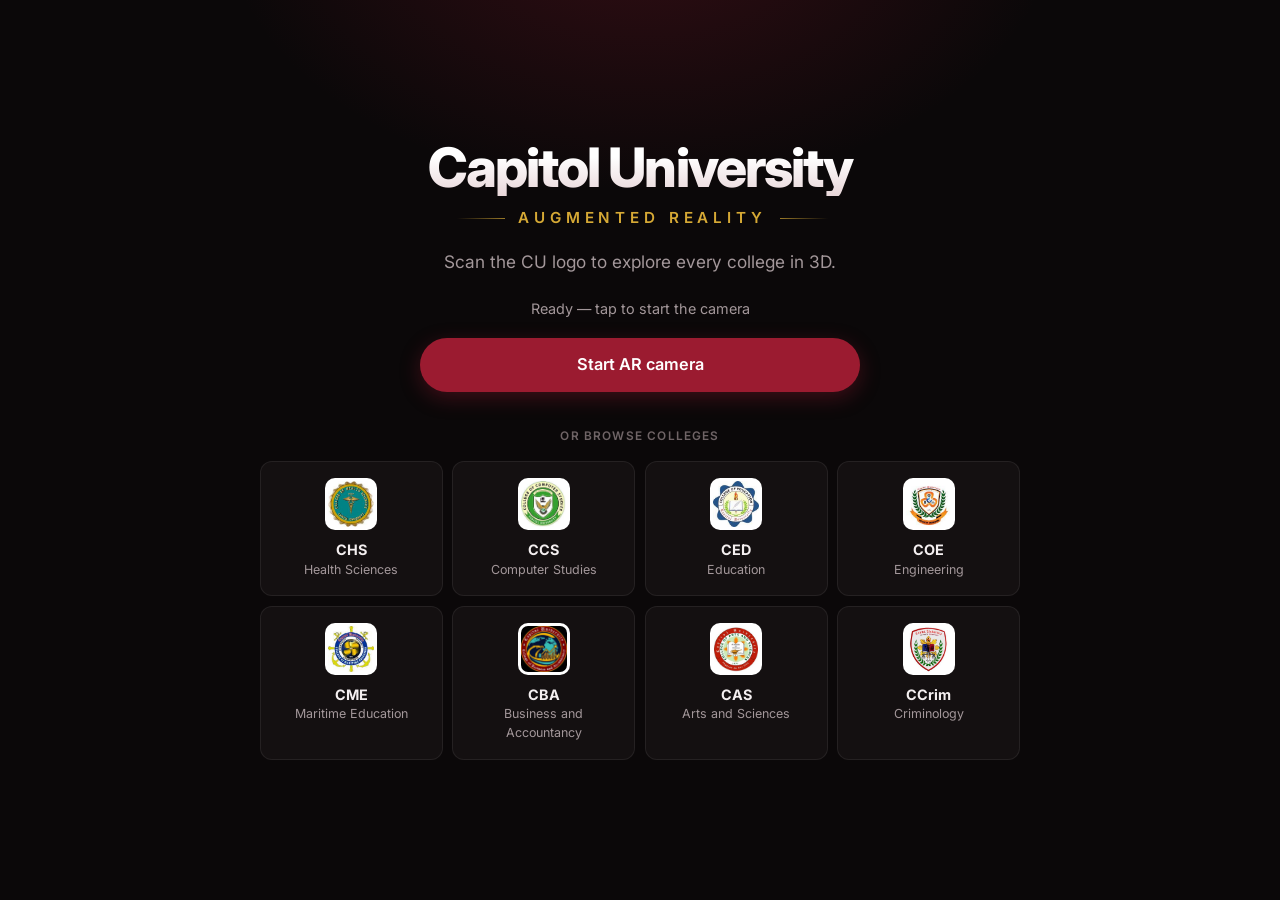
<file: index.html>
<!DOCTYPE html>
<html lang="en">
<head>
<meta charset="UTF-8">
<meta name="viewport" content="width=device-width, initial-scale=1.0, user-scalable=no">
<title>Capitol University AR</title>
<link rel="preconnect" href="https://fonts.googleapis.com">
<link rel="preconnect" href="https://fonts.gstatic.com" crossorigin>
<link href="https://fonts.googleapis.com/css2?family=Inter:wght@400;500;600;700;800&display=swap" rel="stylesheet">
<link rel="stylesheet" href="css/style.css">
<meta name="theme-color" content="#0b0809">
</head>
<body>
<div id="ar-container">
  <div id="loading-overlay">
    <div class="intro">
      <header class="wordmark">
        <h1>Capitol University</h1>
        <p>Augmented Reality</p>
      </header>
      <p class="lead">Scan the CU logo to explore every college in 3D.</p>
      <div class="status"><div class="spinner" id="spinner"></div><span class="loading-sub" id="loading-sub">Loading AR engine…</span></div>
      <div id="progress-wrap" class="progress"><div id="progress-bar"></div></div>
      <button id="start-ar-btn" class="btn btn-primary">Start AR camera</button>
      <p class="eyebrow section-label">Or browse colleges</p>
      <div class="dept-grid" id="dept-grid"></div>
    </div>
  </div>
  <div id="scan-hint" class="hidden">
    <span>Point your camera at the <strong>CU logo</strong></span>
  </div>
</div>
<script>
(function () {
  var sub  = document.getElementById('loading-sub');
  var wrap = document.getElementById('progress-wrap');
  var bar  = document.getElementById('progress-bar');

  fetch('data/departments.json', { cache: 'no-cache' }).then(function (r) { return r.json(); }).then(function (all) {
    var grid = document.getElementById('dept-grid');
    all.forEach(function (d) {
      var a = document.createElement('a');
      a.className = 'dept-tile';
      a.href = 'department.html?id=' + d.id;
      var img = document.createElement('img');
      img.src = d.logo_path; img.alt = ''; img.loading = 'lazy';
      var t = document.createElement('div');
      var b = document.createElement('b'); b.textContent = d.code;
      var sp = document.createElement('span'); sp.textContent = d.name.replace(/^College of /, '');
      t.appendChild(b); t.appendChild(sp);
      a.appendChild(img); a.appendChild(t);
      grid.appendChild(a);
    });
  }).catch(function () {});

  var startTime = Date.now();
  wrap.style.display = 'block';
  sub.textContent    = 'Downloading AR engine (1.8 MB)…';

  var fakeTimer = setInterval(function () {
    var elapsed = (Date.now() - startTime) / 1000;
    var pct = Math.min(90, Math.round((1 - Math.exp(-elapsed / 30)) * 100));
    bar.style.width = pct + '%';
    sub.textContent = 'Downloading AR engine… ' + pct + '%';
  }, 500);

  var s = document.createElement('script');
  s.src = 'assets/mindar-bundle.js';
  s.onload = async function () {
    clearInterval(fakeTimer);
    bar.style.width = '100%';
    sub.textContent = 'AR engine loaded. Loading logos…';
    try {
      var res = await fetch('data/departments.json', { cache: 'no-cache' });
      var all = await res.json();
      window.DEPARTMENTS = all.map(function (d) {
        return { id: d.id, code: d.code, name: d.name, logo_path: d.logo_path };
      });
    } catch (e) {
      sub.textContent = '❌ Failed to load department list. Reload page.';
      sub.style.color = '#ff6666';
      return;
    }
    var s2 = document.createElement('script');
    s2.src = 'js/ar-main.js?v=' + Date.now() + '';
    s2.onerror = function () {
      sub.textContent = '❌ Failed to load AR logic. Reload page.';
      sub.style.color = '#ff6666';
    };
    document.head.appendChild(s2);
  };
  s.onerror = function () {
    clearInterval(fakeTimer);
    sub.textContent = '❌ Failed to load AR engine. Reload page.';
    sub.style.color = '#ff6666';
  };
  document.head.appendChild(s);
})();
</script>
</body>
</html>
</file>
<file: css/style.css>
/* ── CU AR Directory — compact modern theme ─────────────────────────────── */
*, *::before, *::after { margin: 0; padding: 0; box-sizing: border-box; }

:root {
    --bg:        #0b0809;
    --surface:   #141011;
    --surface-2: #1c1617;
    --border:    rgba(255, 255, 255, 0.07);
    --border-hi: rgba(255, 255, 255, 0.14);
    --text:      #f4eff0;
    --muted:     #a3979a;
    --faint:     #6f6466;
    --maroon:    #9b1b30;
    --maroon-hi: #b8233b;
    --gold:      #d6a935;
    --radius:    14px;
    --radius-sm: 10px;
    --ease:      cubic-bezier(.2, .7, .3, 1);
}

html { -webkit-text-size-adjust: 100%; }
body {
    font-family: 'Inter', system-ui, -apple-system, 'Segoe UI', sans-serif;
    background: var(--bg);
    color: var(--text);
    font-size: 15px;
    line-height: 1.5;
    -webkit-font-smoothing: antialiased;
}
a { color: inherit; text-decoration: none; }
img { display: block; }
:focus-visible { outline: 2px solid var(--gold); outline-offset: 2px; }

/* ── Shared bits ────────────────────────────────────────────────────────── */
.spinner {
    width: 16px; height: 16px;
    border: 2px solid rgba(255, 255, 255, 0.12);
    border-top-color: var(--gold);
    border-radius: 50%;
    animation: spin .8s linear infinite;
    flex-shrink: 0;
}
@keyframes spin { to { transform: rotate(360deg); } }
@keyframes rise { from { opacity: 0; transform: translateY(8px); } to { opacity: 1; transform: none; } }

.btn {
    display: flex; align-items: center; justify-content: center; gap: .5rem;
    width: 100%;
    height: 46px;
    padding: 0 1.2rem;
    border-radius: 999px;
    font-family: inherit; font-weight: 600; font-size: .95rem; line-height: 1;
    border: 1px solid transparent;
    cursor: pointer;
    transition: background .2s, border-color .2s, transform .1s;
}
.btn:active { transform: scale(.98); }
.btn-primary { background: var(--maroon); color: #fff; box-shadow: 0 6px 20px rgba(155, 27, 48, .35); }
.btn-primary:hover { background: var(--maroon-hi); }
.btn-ghost { background: transparent; color: var(--muted); border-color: var(--border-hi); height: 40px; font-size: .85rem; }
.btn-ghost:hover { color: var(--text); border-color: rgba(255, 255, 255, .25); }

.eyebrow {
    font-size: .7rem; font-weight: 600;
    letter-spacing: .1em; text-transform: uppercase;
    color: var(--faint);
}

.chip {
    display: inline-block;
    font-size: .7rem; font-weight: 700; letter-spacing: .06em;
    color: var(--gold);
    background: rgba(214, 169, 53, .1);
    padding: .2rem .55rem;
    border-radius: 6px;
}

/* ══════════════════════════════════════════════════════════════════════════
   AR / HOME PAGE
══════════════════════════════════════════════════════════════════════════ */
#ar-container { position: fixed; inset: 0; overflow: hidden; }

#loading-overlay {
    position: fixed; inset: 0;
    z-index: 200;
    overflow-y: auto;
    background:
        radial-gradient(600px 400px at 50% -10%, rgba(155, 27, 48, .28), transparent 70%),
        var(--bg);
    display: flex; flex-direction: column; align-items: center; justify-content: center;
    padding: 2rem 16px;
}
#loading-overlay.hidden { display: none; }

.intro {
    width: 100%; max-width: 560px;
    display: flex; flex-direction: column; gap: .85rem;
    animation: rise .5s var(--ease) both;
}

/* Lettering wordmark */
.wordmark { text-align: center; margin-bottom: .35rem; }
.wordmark h1 {
    font-size: clamp(2.1rem, 8.5vw, 3.4rem);
    font-weight: 800;
    line-height: 1.02;
    letter-spacing: -.035em;
    background: linear-gradient(180deg, #ffffff 30%, #e8d6d9 100%);
    -webkit-background-clip: text; background-clip: text;
    color: transparent;
}
.wordmark p {
    display: flex; align-items: center; justify-content: center; gap: .8rem;
    margin-top: .7rem;
    font-size: clamp(.78rem, 2.8vw, .95rem);
    font-weight: 600;
    letter-spacing: .32em;
    text-transform: uppercase;
    color: var(--gold);
    padding-left: .32em; /* balance the trailing letter-spacing */
}
.wordmark p::before, .wordmark p::after {
    content: ''; height: 1px; width: clamp(24px, 8vw, 48px);
    background: linear-gradient(90deg, transparent, rgba(214, 169, 53, .7));
}
.wordmark p::after { transform: scaleX(-1); }

.lead {
    text-align: center;
    color: var(--muted);
    font-size: clamp(.98rem, 3.6vw, 1.08rem);
    margin-bottom: .6rem;
}

.status {
    display: flex; align-items: center; justify-content: center; gap: .6rem;
    font-size: .9rem; color: var(--muted); min-height: 22px;
}
.progress { display: none; height: 5px; background: var(--surface-2); border-radius: 99px; overflow: hidden; }
#progress-bar { height: 100%; width: 0; background: linear-gradient(90deg, var(--maroon-hi), var(--gold)); border-radius: 99px; transition: width .3s; }

.intro .btn { height: 54px; font-size: 1.02rem; }
.intro .btn-ghost { height: 48px; font-size: .92rem; }
#start-ar-btn { display: none; margin-top: .25rem; }

.section-label { margin: 1.4rem 0 .15rem; text-align: center; font-size: .74rem; }

.dept-grid { display: grid; grid-template-columns: repeat(2, minmax(0, 1fr)); gap: .6rem; }
.dept-tile {
    display: flex; align-items: center; gap: .75rem;
    padding: .7rem .8rem;
    background: var(--surface);
    border: 1px solid var(--border);
    border-radius: 12px;
    transition: border-color .2s, background .2s, transform .15s;
    min-width: 0;
}
.dept-tile:hover { border-color: var(--border-hi); background: var(--surface-2); transform: translateY(-1px); }
.dept-tile img { width: 40px; height: 40px; border-radius: 10px; object-fit: contain; background: #fff; padding: 3px; flex-shrink: 0; }
.dept-tile b { display: block; font-size: .9rem; font-weight: 700; }
.dept-tile span { display: block; font-size: .78rem; color: var(--muted); white-space: nowrap; overflow: hidden; text-overflow: ellipsis; }
.dept-tile > div { min-width: 0; }

/* Very small phones: one college per row so names stay readable */
@media (max-width: 359px) {
    .dept-grid { grid-template-columns: 1fr; }
}
/* Tablets / desktop: wider column, 4 colleges per row */
@media (min-width: 860px) {
    .intro { max-width: 760px; }
    .intro > .status, .intro > .progress, .intro > .btn, .intro > .lead {
        width: 100%; max-width: 440px; align-self: center;
    }
    .dept-grid { grid-template-columns: repeat(4, minmax(0, 1fr)); }
    .dept-tile { flex-direction: column; text-align: center; padding: 1rem .75rem; gap: .55rem; }
    .dept-tile img { width: 52px; height: 52px; }
    .dept-tile span { white-space: normal; }
}
/* Short landscape phones: don't vertically centre (would clip) */
@media (max-height: 600px) {
    #loading-overlay { justify-content: flex-start; }
}

.error-msg {
    font-size: .9rem; color: #ffb3b3; text-align: center; line-height: 1.7;
    padding: 1rem 1.25rem; max-width: 340px;
    background: rgba(255, 70, 70, .06);
    border: 1px solid rgba(255, 70, 70, .2);
    border-radius: var(--radius);
}

#scan-hint {
    position: fixed; bottom: calc(1.25rem + env(safe-area-inset-bottom)); left: 50%;
    transform: translateX(-50%);
    z-index: 100;
    display: flex; align-items: center; gap: .5rem;
    padding: .55rem 1rem;
    background: rgba(11, 8, 9, .72);
    backdrop-filter: blur(12px); -webkit-backdrop-filter: blur(12px);
    border: 1px solid var(--border-hi);
    border-radius: 999px;
    font-size: .82rem; white-space: nowrap;
}
#scan-hint::before {
    content: ''; width: 8px; height: 8px; border-radius: 50%;
    background: var(--gold); box-shadow: 0 0 0 4px rgba(214, 169, 53, .2);
    animation: pulse 1.6s ease-in-out infinite;
}
@keyframes pulse { 50% { box-shadow: 0 0 0 7px rgba(214, 169, 53, 0); } }
#scan-hint strong { color: var(--gold); font-weight: 600; }
#scan-hint.hidden { display: none; }

/* ══════════════════════════════════════════════════════════════════════════
   DEPARTMENT PAGE
══════════════════════════════════════════════════════════════════════════ */
body.dept-page {
    min-height: 100vh;
    background:
        radial-gradient(700px 360px at 50% -120px, rgba(155, 27, 48, .22), transparent 70%),
        var(--bg);
}

.topbar {
    position: sticky; top: 0; z-index: 10;
    display: flex; align-items: center; gap: .6rem;
    height: 56px; padding: 0 16px;
    background: rgba(11, 8, 9, .75);
    backdrop-filter: blur(12px); -webkit-backdrop-filter: blur(12px);
    border-bottom: 1px solid var(--border);
}
.icon-btn {
    width: 36px; height: 36px; border-radius: 10px;
    display: grid; place-items: center;
    background: var(--surface); border: 1px solid var(--border);
    color: var(--text); cursor: pointer; font: inherit;
    transition: border-color .2s, background .2s;
}
.icon-btn:hover { border-color: var(--border-hi); background: var(--surface-2); }
.icon-btn svg { width: 18px; height: 18px; }
.topbar-title { font-size: .92rem; font-weight: 700; letter-spacing: -.01em; color: var(--text); }
.topbar-title span { color: var(--gold); font-weight: 700; margin-left: .15rem; }

.dept-container {
    max-width: 1040px; margin: 0 auto;
    padding: 1.25rem 16px 3rem;
    animation: rise .45s var(--ease) both;
}

.dept-hero { display: flex; align-items: center; gap: .9rem; margin-bottom: 1.1rem; }
.dept-logo {
    width: 60px; height: 60px; flex-shrink: 0;
    object-fit: contain;
    background: #fff; padding: 4px;
    border-radius: 14px;
    box-shadow: 0 0 0 1px var(--border-hi), 0 8px 24px rgba(0, 0, 0, .35);
}
.dept-title h1 { font-size: 1.3rem; font-weight: 700; line-height: 1.25; letter-spacing: -.015em; margin-top: .3rem; }

.dept-layout { display: grid; gap: .75rem; }

.card {
    background: var(--surface);
    border: 1px solid var(--border);
    border-radius: var(--radius);
    padding: 1rem 1.1rem;
}
.card-head { display: flex; align-items: center; justify-content: space-between; margin-bottom: .6rem; }
.card-head h2 { font-size: .95rem; font-weight: 650; }
.card-head .count { font-size: .75rem; color: var(--faint); }
.card p { color: var(--muted); font-size: .9rem; line-height: 1.65; }

.programs-list { list-style: none; counter-reset: prog; }
.programs-list li {
    counter-increment: prog;
    display: flex; gap: .7rem; align-items: baseline;
    padding: .55rem 0;
    font-size: .88rem; color: #ddd3d4;
    border-top: 1px solid var(--border);
}
.programs-list li:first-child { border-top: 0; padding-top: .1rem; }
.programs-list li::before {
    content: counter(prog, decimal-leading-zero);
    font-size: .72rem; font-weight: 600; color: var(--gold);
    font-variant-numeric: tabular-nums;
    flex-shrink: 0;
}

/* Mascot viewer card */
.viewer-card { padding: 0; overflow: hidden; }
.viewer-card .card-head { padding: .85rem 1.1rem .7rem; margin: 0; }
.viewer-card .card-head h2 { display: flex; flex-direction: column; gap: .1rem; }
.viewer-card .card-head h2 .eyebrow { font-size: .65rem; }
#mascot-viewer { position: relative; width: 100%; height: 340px; background: #050404; }
.viewer-loading {
    height: 100%;
    display: flex; align-items: center; justify-content: center; gap: .6rem;
    color: var(--muted); font-size: .82rem;
}
.viewer-hint {
    display: flex; align-items: center; gap: .35rem;
    font-size: .72rem; color: var(--faint);
}

/* Desktop: viewer left, info right */
@media (min-width: 860px) {
    .dept-layout { grid-template-columns: 1.15fr 1fr; align-items: start; }
    .viewer-card { position: sticky; top: 72px; }
    #mascot-viewer { height: 440px; }
    .dept-info { display: grid; gap: .75rem; }
    .dept-hero { margin-bottom: 1.4rem; }
    .dept-title h1 { font-size: 1.55rem; }
}
@media (max-width: 859px) { .dept-info { display: grid; gap: .75rem; } }

@media (prefers-reduced-motion: reduce) {
    *, *::before, *::after { animation: none !important; transition: none !important; }
}
</file>
